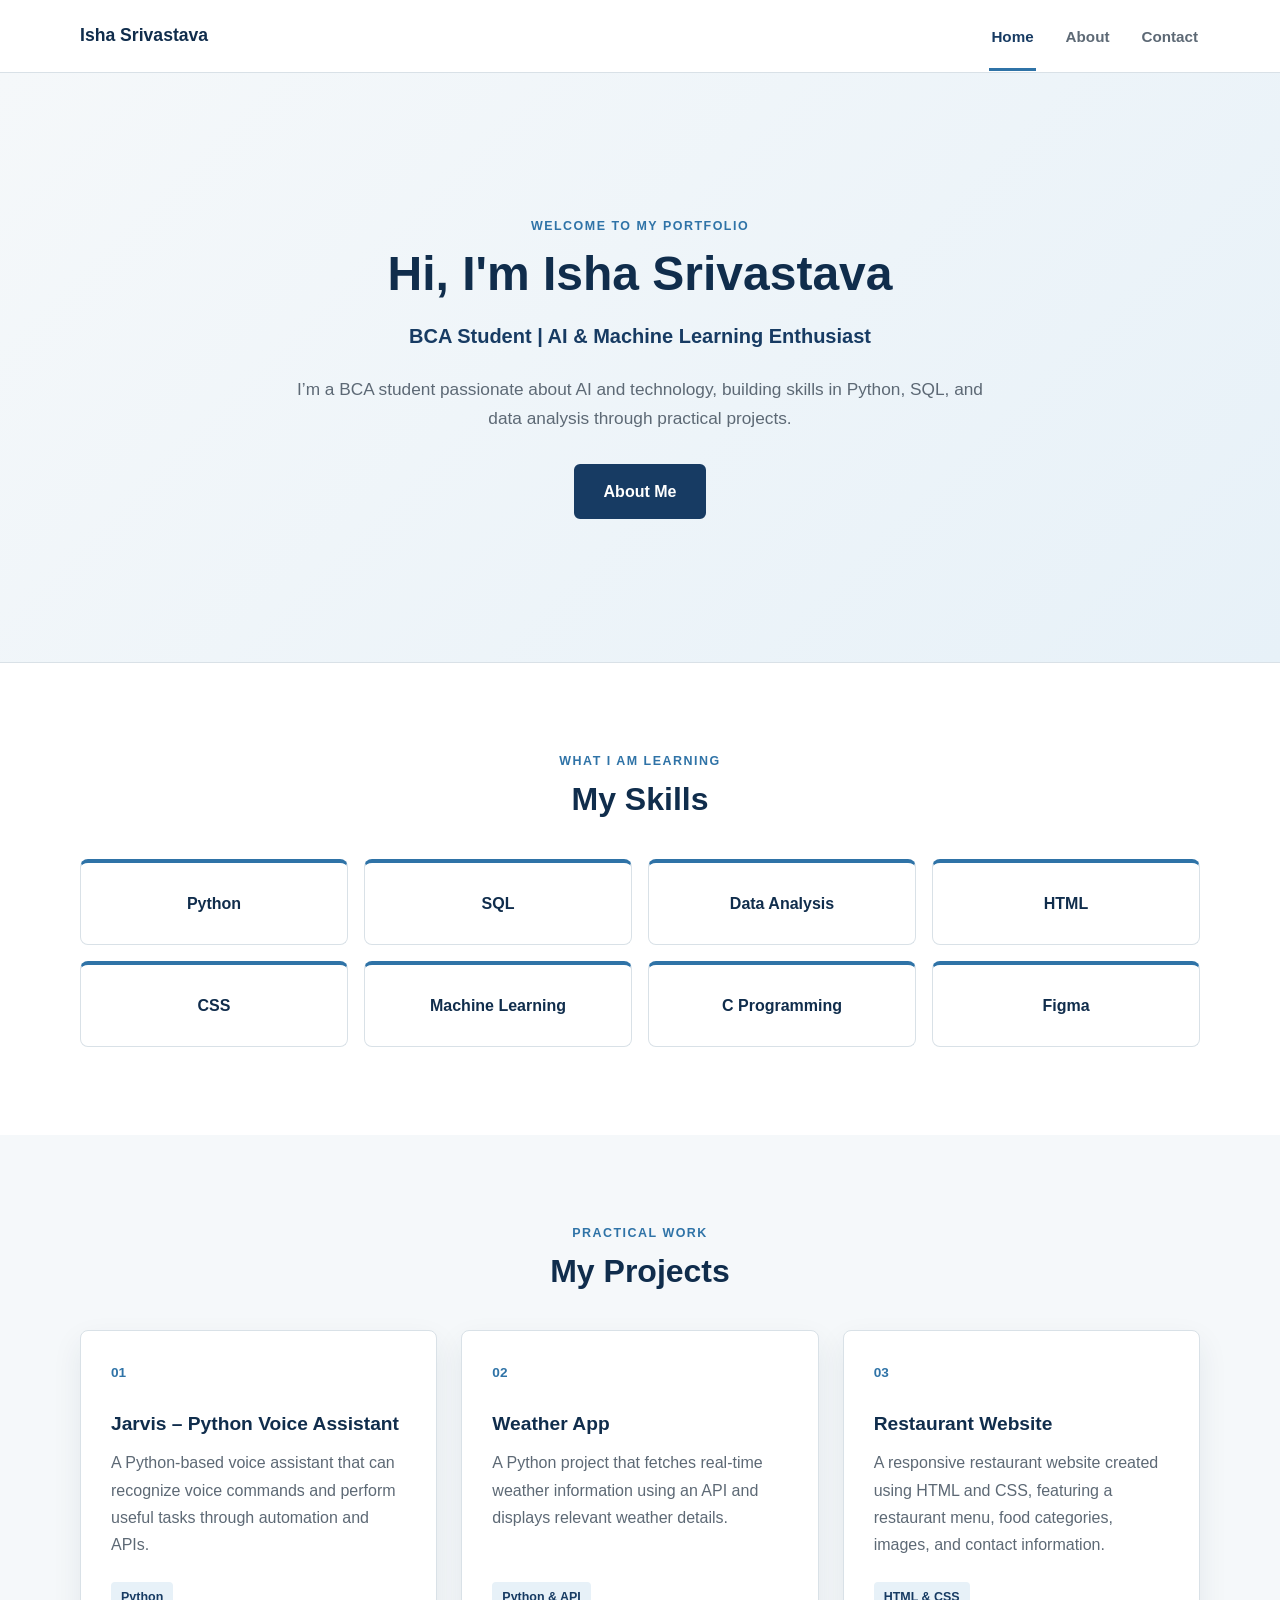
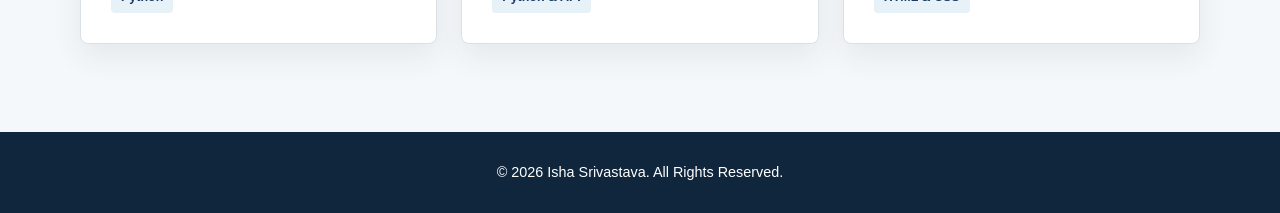
<file: index.html>
<!DOCTYPE html>
<html lang="en">
<head>
  <meta charset="UTF-8">
  <meta name="viewport" content="width=device-width, initial-scale=1.0">
  <meta name="description" content="Isha Srivastava's student portfolio featuring skills and projects in AI, machine learning, and web development.">
  <title>© 2026 Isha Srivastava. All Rights Reserved.</title>
  <link rel="stylesheet" href="style.css">
</head>
<body>
  <header class="site-header">
    <div class="container nav-container">
      <a class="logo" href="index.html">Isha Srivastava</a>
      <nav aria-label="Main navigation">
        <ul class="nav-links">
          <li><a class="active" href="index.html" aria-current="page">Home</a></li>
          <li><a href="about.html">About</a></li>
          <li><a href="contact.html">Contact</a></li>
        </ul>
      </nav>
    </div>
  </header>

  <main>
    <section class="hero">
      <div class="container hero-content">
        <p class="eyebrow">Welcome to my portfolio</p>
        <h1>Hi, I'm Isha Srivastava</h1>
        <p class="hero-subtitle">BCA Student <span aria-hidden="true">|</span> AI &amp; Machine Learning Enthusiast</p>
        <p class="hero-introduction">I’m a BCA student passionate about AI and technology, building skills in Python, SQL, and data analysis through practical projects.</p>
        <a class="button" href="about.html">About Me</a>
      </div>
    </section>

    <section class="section" aria-labelledby="skills-heading">
      <div class="container">
        <div class="section-heading">
          <p class="eyebrow">What I am learning</p>
          <h2 id="skills-heading">My Skills</h2>
        </div>
        <div class="skills-grid">
          <div class="skill-card">Python</div>
          <div class="skill-card">SQL</div>
          <div class="skill-card">Data Analysis</div>
          <div class="skill-card">HTML</div>
          <div class="skill-card">CSS</div>
          <div class="skill-card">Machine Learning</div>
          <div class="skill-card">C Programming</div>
          <div class="skill-card">Figma</div>
        </div>
      </div>
    </section>

    <section class="section section-alt" aria-labelledby="projects-heading">
      <div class="container">
        <div class="section-heading">
          <p class="eyebrow">Practical work</p>
          <h2 id="projects-heading">My Projects</h2>
        </div>
        <div class="projects-grid">
          <article class="project-card">
            <span class="project-number">01</span>
            <h3>Jarvis – Python Voice Assistant</h3>
            <p>A Python-based voice assistant that can recognize voice commands and perform useful tasks through automation and APIs.</p>
            <span class="project-tag">Python</span>
          </article>
          <article class="project-card">
            <span class="project-number">02</span>
            <h3>Weather App</h3>
            <p>A Python project that fetches real-time weather information using an API and displays relevant weather details.</p>
            <span class="project-tag">Python &amp; API</span>
          </article>
          <article class="project-card">
            <span class="project-number">03</span>
            <h3>Restaurant Website</h3>
            <p>A responsive restaurant website created using HTML and CSS, featuring a restaurant menu, food categories, images, and contact information.</p>
            <span class="project-tag">HTML &amp; CSS</span>
          </article>
        </div>
      </div>
    </section>
  </main>

  <footer class="site-footer">
    <div class="container">
      <p>© 2026 Isha Srivastava. All Rights Reserved.</p>
    </div>
  </footer>
</body>
</html>
</file>
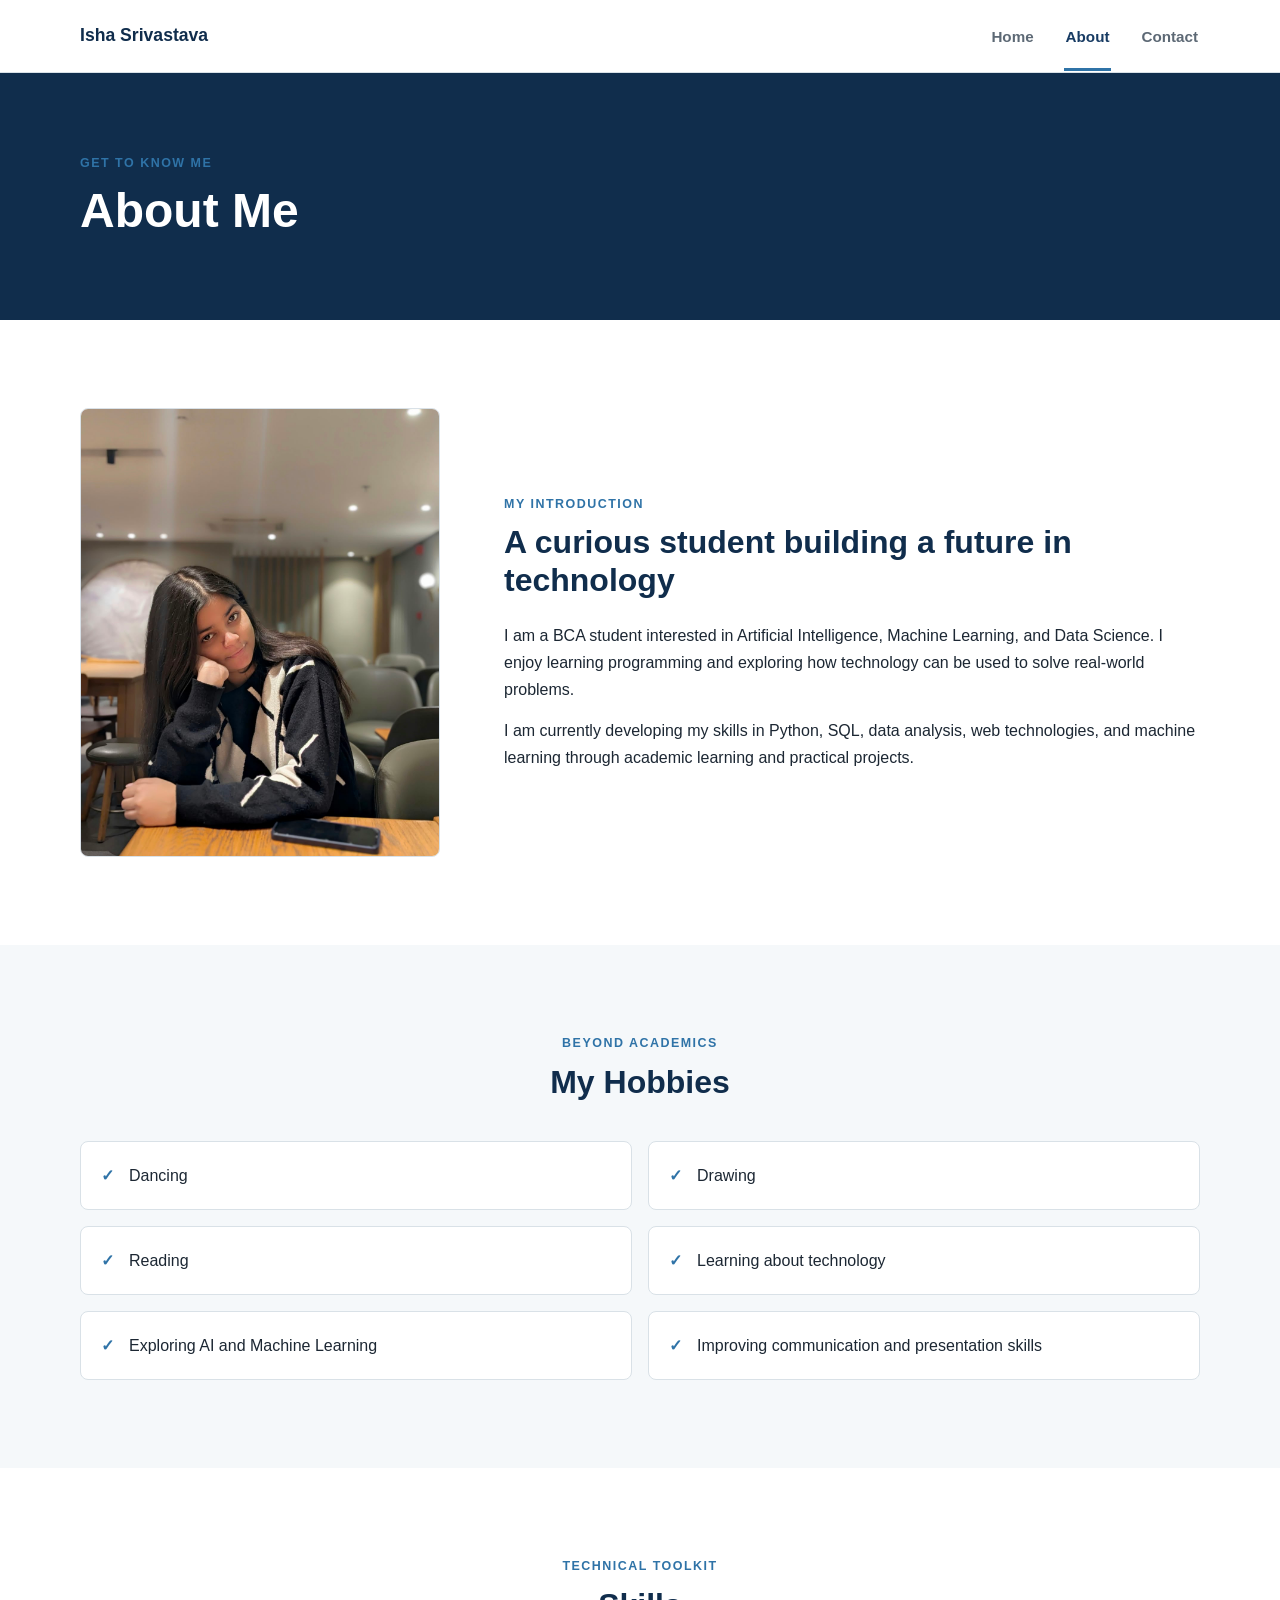
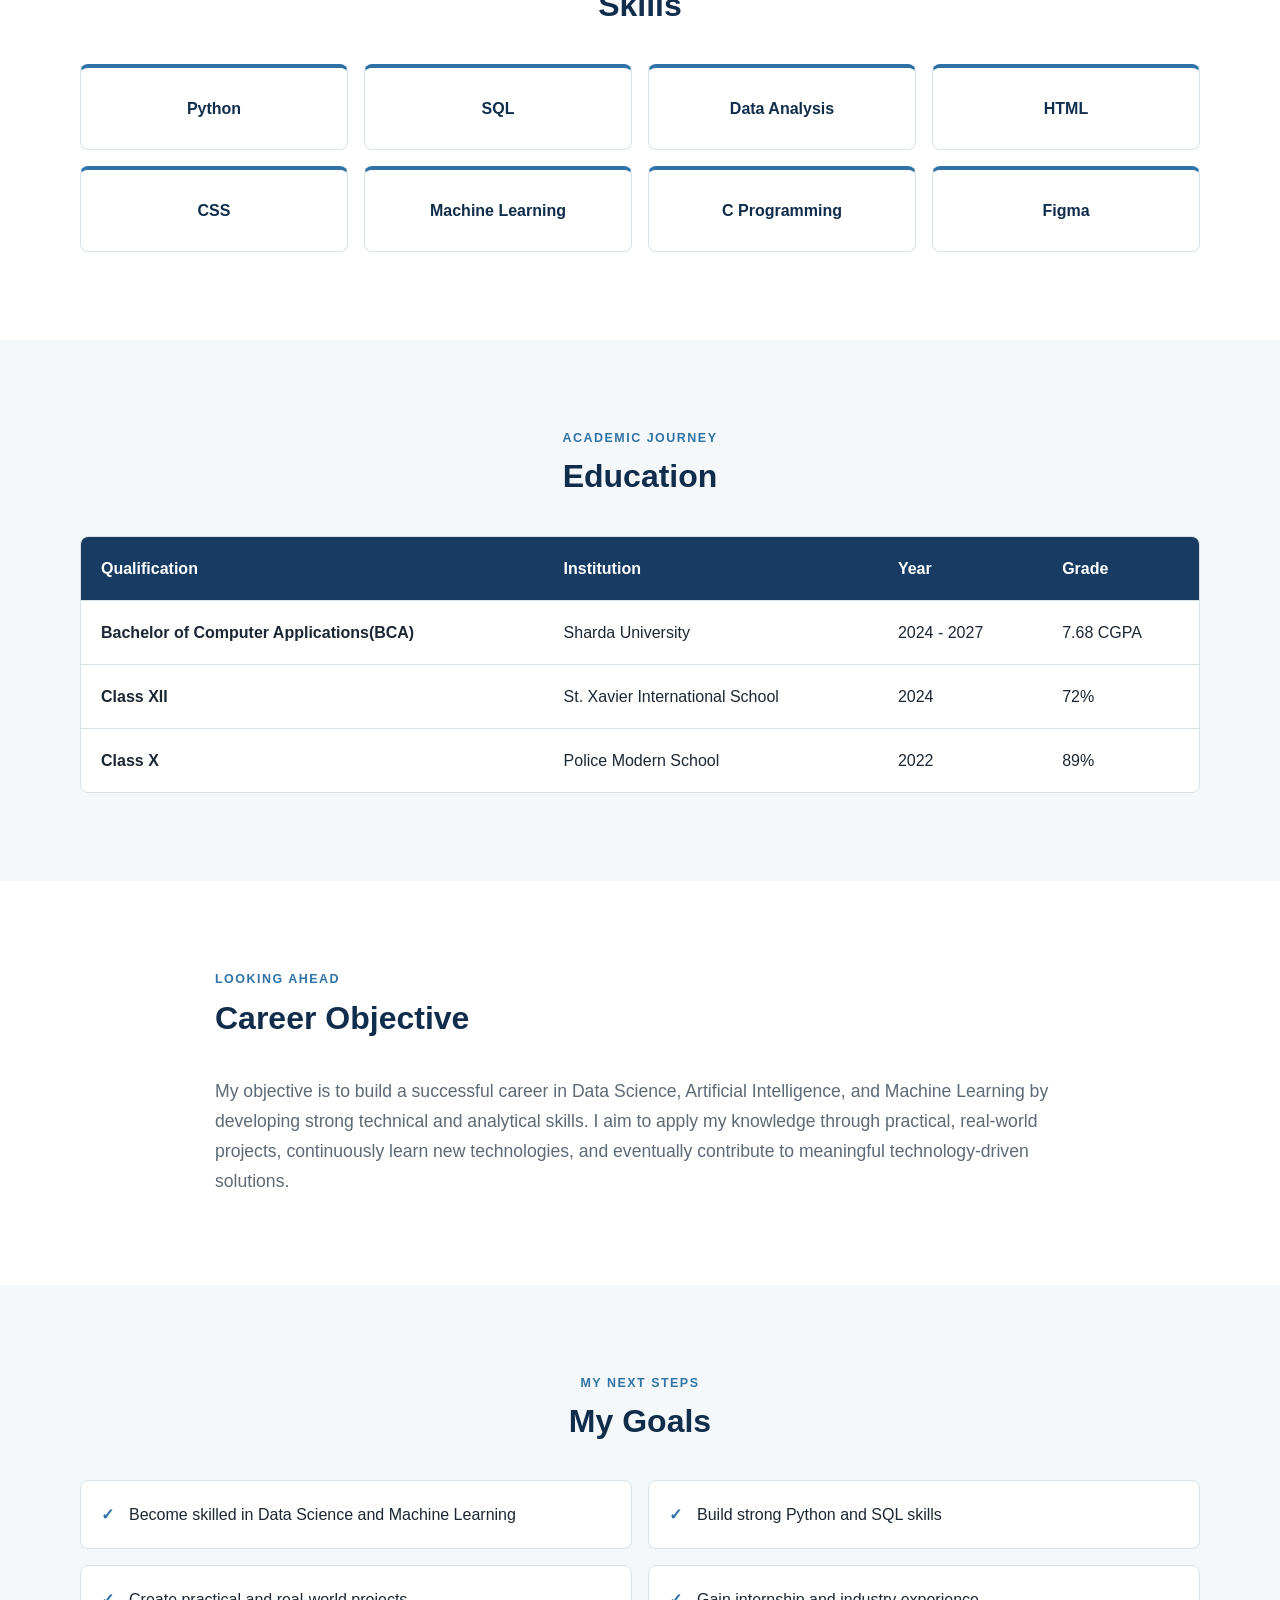
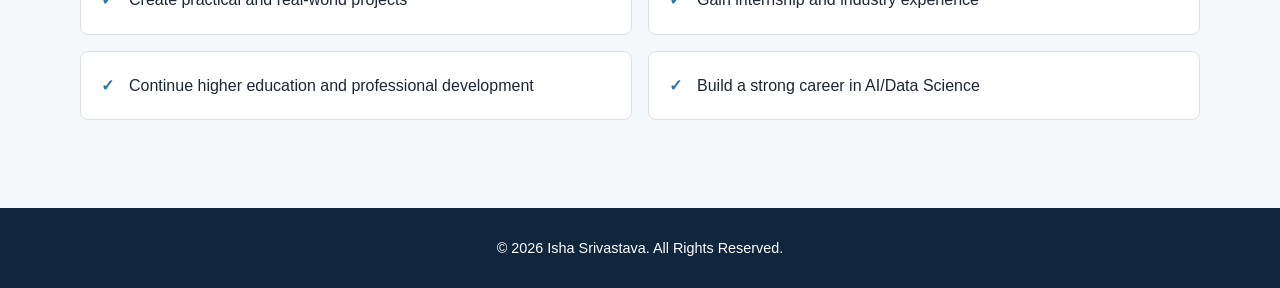
<file: about.html>
<!DOCTYPE html>
<html lang="en">
<head>
  <meta charset="UTF-8">
  <meta name="viewport" content="width=device-width, initial-scale=1.0">
  <meta name="description" content="Learn about Isha Srivastava's education, skills, interests, career objective, and goals in AI and data science.">
  <title>About Me | Isha Srivastava</title>
  <link rel="stylesheet" href="style.css">
</head>
<body>
  <header class="site-header">
    <div class="container nav-container">
      <a class="logo" href="index.html">Isha Srivastava</a>
      <nav aria-label="Main navigation">
        <ul class="nav-links">
          <li><a href="index.html">Home</a></li>
          <li><a class="active" href="about.html" aria-current="page">About</a></li>
          <li><a href="contact.html">Contact</a></li>
        </ul>
      </nav>
    </div>
  </header>

  <main>
    <section class="page-banner">
      <div class="container">
        <p class="eyebrow">Get to know me</p>
        <h1>About Me</h1>
      </div>
    </section>

    <section class="section">
      <div class="container about-layout">
        <figure class="profile-figure">
          <img src="images/profile.jpg" alt="Profile photo placeholder for Isha Srivastava">
          
        </figure>
        <div class="about-copy">
          <p class="eyebrow">My introduction</p>
          <h2>A curious student building a future in technology</h2>
          <p>I am a BCA student interested in Artificial Intelligence, Machine Learning, and Data Science. I enjoy learning programming and exploring how technology can be used to solve real-world problems.</p>
          <p>I am currently developing my skills in Python, SQL, data analysis, web technologies, and machine learning through academic learning and practical projects.</p>
        </div>
      </div>
    </section>

    <section class="section section-alt" aria-labelledby="hobbies-heading">
      <div class="container">
        <div class="section-heading">
          <p class="eyebrow">Beyond academics</p>
          <h2 id="hobbies-heading">My Hobbies</h2>
        </div>
        <ul class="feature-list">
          <li>Dancing</li>
          <li>Drawing</li>
          <li>Reading</li>
          <li>Learning about technology</li>
          <li>Exploring AI and Machine Learning</li>
          <li>Improving communication and presentation skills</li>
        </ul>
      </div>
    </section>

    <section class="section" aria-labelledby="about-skills-heading">
      <div class="container">
        <div class="section-heading">
          <p class="eyebrow">Technical toolkit</p>
          <h2 id="about-skills-heading">Skills</h2>
        </div>
        <div class="skills-grid">
          <div class="skill-card">Python</div>
          <div class="skill-card">SQL</div>
          <div class="skill-card">Data Analysis</div>
          <div class="skill-card">HTML</div>
          <div class="skill-card">CSS</div>
          <div class="skill-card">Machine Learning</div>
          <div class="skill-card">C Programming</div>
          <div class="skill-card">Figma</div>
        </div>
      </div>
    </section>

    <section class="section section-alt" aria-labelledby="education-heading">
      <div class="container">
        <div class="section-heading">
          <p class="eyebrow">Academic journey</p>
          <h2 id="education-heading">Education</h2>
        </div>
        <div class="table-wrapper">
          <table>
            <thead>
              <tr>
                <th scope="col">Qualification</th>
                <th scope="col">Institution</th>
                <th scope="col">Year</th>
                <th scope="col">Grade</th>
              </tr>
            </thead>
            <tbody>
              <tr>
                <th scope="row">Bachelor of Computer Applications(BCA)</th>
                <td>Sharda University</td>
                <td>2024 - 2027</td>
                <td>7.68 CGPA</td>
              </tr>
              <tr>
                <th scope="row">Class XII</th>
                <td>St. Xavier International School</td>
                <td>2024</td>
                <td>72%</td>
              </tr>
              <tr>
                <th scope="row">Class X</th>
                <td>Police Modern School</td>
                <td>2022</td>
                <td>89%</td>
              </tr>
            </tbody>
          </table>
        </div>
      </div>
    </section>

    <section class="section" aria-labelledby="objective-heading">
      <div class="container content-column">
        <div class="section-heading section-heading-left">
          <p class="eyebrow">Looking ahead</p>
          <h2 id="objective-heading">Career Objective</h2>
        </div>
        <p class="lead-text">My objective is to build a successful career in Data Science, Artificial Intelligence, and Machine Learning by developing strong technical and analytical skills. I aim to apply my knowledge through practical, real-world projects, continuously learn new technologies, and eventually contribute to meaningful technology-driven solutions.</p>
      </div>
    </section>

    <section class="section section-alt" aria-labelledby="goals-heading">
      <div class="container">
        <div class="section-heading">
          <p class="eyebrow">My next steps</p>
          <h2 id="goals-heading">My Goals</h2>
        </div>
        <ul class="goals-grid">
          <li>Become skilled in Data Science and Machine Learning</li>
          <li>Build strong Python and SQL skills</li>
          <li>Create practical and real-world projects</li>
          <li>Gain internship and industry experience</li>
          <li>Continue higher education and professional development</li>
          <li>Build a strong career in AI/Data Science</li>
        </ul>
      </div>
    </section>
  </main>

  <footer class="site-footer">
    <div class="container">
      <p>© 2026 Isha Srivastava. All Rights Reserved.</p>
    </div>
  </footer>
</body>
</html>
</file>
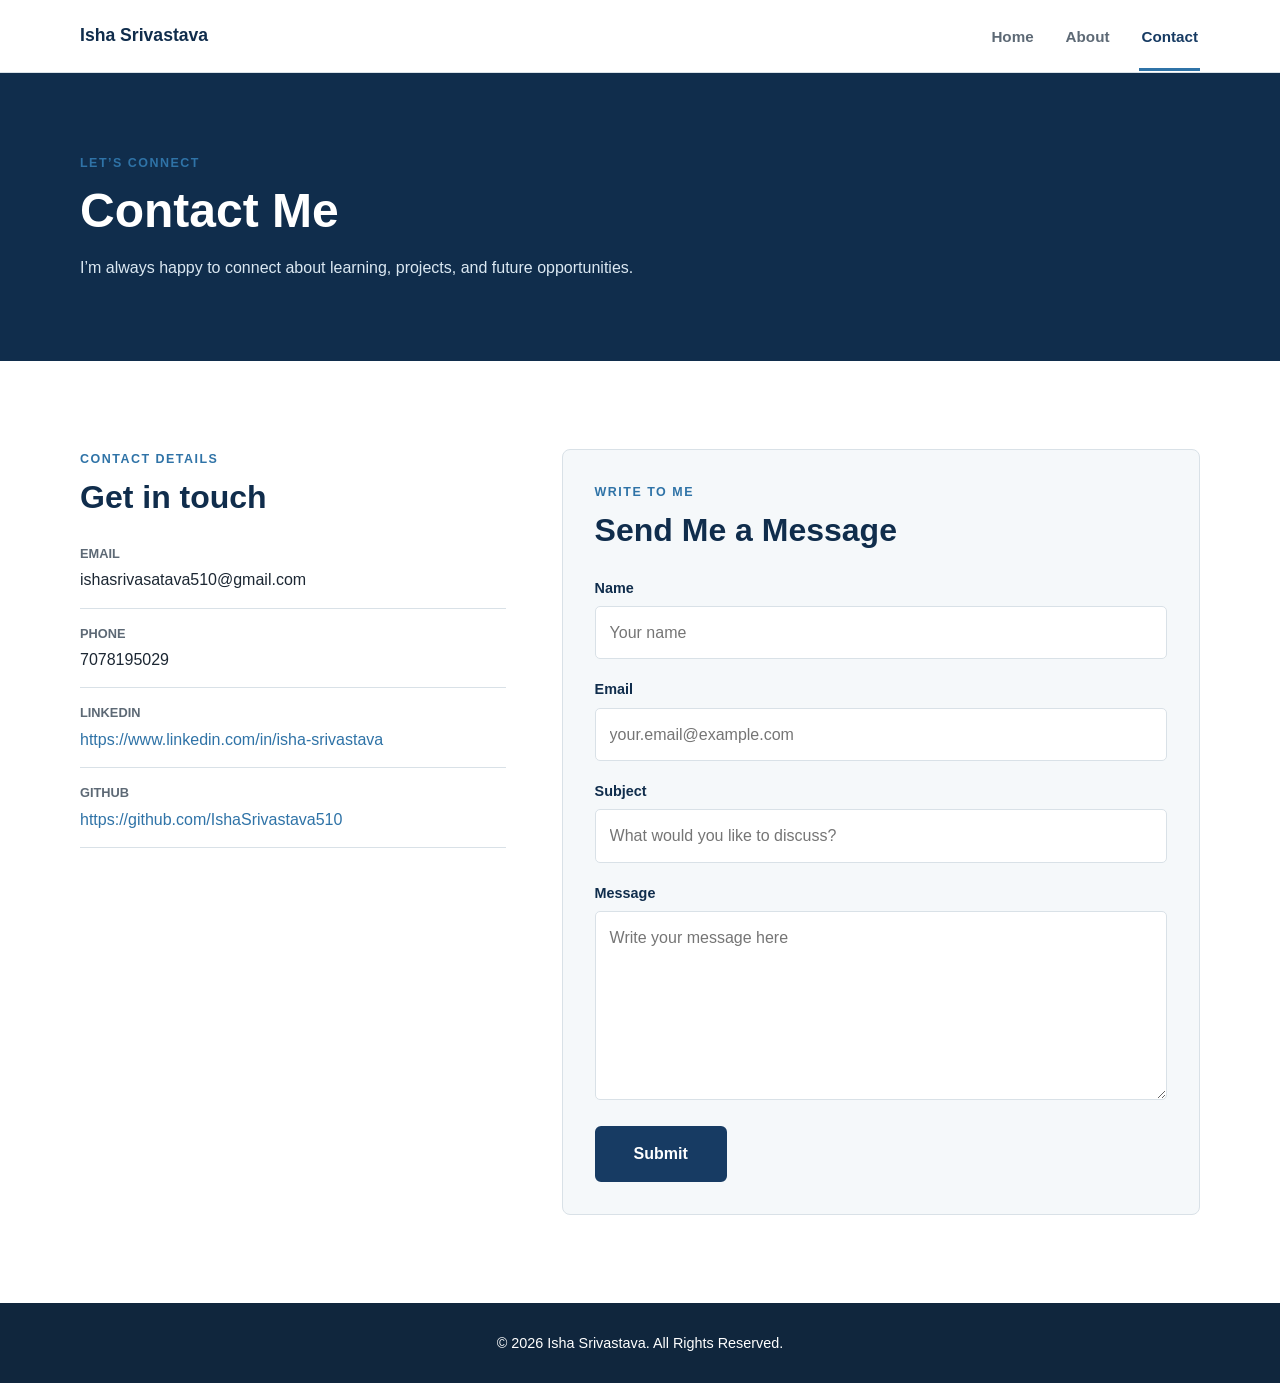
<file: contact.html>
<!DOCTYPE html>
<html lang="en">
<head>
  <meta charset="UTF-8">
  <meta name="viewport" content="width=device-width, initial-scale=1.0">
  <meta name="description" content="Contact Isha Srivastava for opportunities and conversations about AI, machine learning, and technology.">
  <title>Contact Me | Isha Srivastava</title>
  <link rel="stylesheet" href="style.css">
</head>
<body>
  <header class="site-header">
    <div class="container nav-container">
      <a class="logo" href="index.html">Isha Srivastava</a>
      <nav aria-label="Main navigation">
        <ul class="nav-links">
          <li><a href="index.html">Home</a></li>
          <li><a href="about.html">About</a></li>
          <li><a class="active" href="contact.html" aria-current="page">Contact</a></li>
        </ul>
      </nav>
    </div>
  </header>

  <main>
    <section class="page-banner">
      <div class="container">
        <p class="eyebrow">Let’s connect</p>
        <h1>Contact Me</h1>
        <p>I’m always happy to connect about learning, projects, and future opportunities.</p>
      </div>
    </section>

    <section class="section">
      <div class="container contact-layout">
        <section class="contact-details" aria-labelledby="details-heading">
          <p class="eyebrow">Contact details</p>
          <h2 id="details-heading">Get in touch</h2>
          <address>
            <div class="contact-item">
              <span class="contact-label">Email</span>
              <span>ishasrivasatava510@gmail.com</span>
            </div>
            <div class="contact-item">
              <span class="contact-label">Phone</span>
              <span>7078195029</span>
            </div>
            <div class="contact-item">
              <span class="contact-label">LinkedIn</span>
              <a href="https://www.linkedin.com/in/isha-srivastava-8a6b15347">https://www.linkedin.com/in/isha-srivastava</a>
            </div>
            <div class="contact-item">
              <span class="contact-label">GitHub</span>
              <a href="https://github.com/IshaSrivastava510">https://github.com/IshaSrivastava510</a>
            </div>
          </address>
        </section>

        <section class="form-section" aria-labelledby="form-heading">
          <p class="eyebrow">Write to me</p>
          <h2 id="form-heading">Send Me a Message</h2>
          <form>
            <div class="form-group">
              <label for="name">Name</label>
              <input type="text" id="name" name="name" placeholder="Your name">
            </div>
            <div class="form-group">
              <label for="email">Email</label>
              <input type="email" id="email" name="email" placeholder="your.email@example.com">
            </div>
            <div class="form-group">
              <label for="subject">Subject</label>
              <input type="text" id="subject" name="subject" placeholder="What would you like to discuss?">
            </div>
            <div class="form-group">
              <label for="message">Message</label>
              <textarea id="message" name="message" rows="6" placeholder="Write your message here"></textarea>
            </div>
            <button class="button" type="button">Submit</button>
            
          </form>
        </section>
      </div>
    </section>
  </main>

  <footer class="site-footer">
    <div class="container">
      <p>© 2026 Isha Srivastava. All Rights Reserved.</p>
    </div>
  </footer>
</body>
</html>
</file>
<file: style.css>
/* ---------------------------------
   1. Design variables and reset
---------------------------------- */
:root {
  --color-primary: #173b63;
  --color-primary-dark: #102d4c;
  --color-accent: #2f73a7;
  --color-accent-light: #e7f1f8;
  --color-background: #ffffff;
  --color-surface: #f5f8fa;
  --color-text: #1c2733;
  --color-text-soft: #5d6975;
  --color-border: #d9e1e7;
  --color-footer: #10263d;
  --shadow-card: 0 12px 30px rgba(20, 49, 78, 0.08);
  --radius: 8px;
  --max-width: 1120px;
}

* {
  box-sizing: border-box;
  margin: 0;
  padding: 0;
}

html {
  scroll-behavior: smooth;
}

body {
  background: var(--color-background);
  color: var(--color-text);
  font-family: Arial, Helvetica, sans-serif;
  font-size: 16px;
  line-height: 1.7;
  animation: fade-in 0.6s ease-out;
}

img {
  display: block;
  max-width: 100%;
}

a {
  color: var(--color-accent);
  text-decoration: none;
}

a:hover,
a:focus {
  color: var(--color-primary-dark);
}

h1,
h2,
h3 {
  color: var(--color-primary-dark);
  line-height: 1.2;
}

h1 {
  font-size: 3rem;
}

h2 {
  font-size: 2rem;
}

h3 {
  font-size: 1.2rem;
}

.container {
  width: min(100% - 40px, var(--max-width));
  margin-inline: auto;
}

/* ---------------------------------
   2. Header and navigation
---------------------------------- */
.site-header {
  position: sticky;
  top: 0;
  z-index: 10;
  background: rgba(255, 255, 255, 0.97);
  border-bottom: 1px solid var(--color-border);
}

.nav-container {
  min-height: 72px;
  display: flex;
  align-items: center;
  justify-content: space-between;
  gap: 32px;
}

.logo {
  color: var(--color-primary-dark);
  font-size: 1.1rem;
  font-weight: 700;
  transition: color 0.25s ease, transform 0.2s ease;
}

.logo:hover,
.logo:focus {
  color: var(--color-accent);
  transform: translateY(-1px);
}

.nav-links {
  display: flex;
  gap: 28px;
  list-style: none;
}

.nav-links a {
  display: block;
  padding: 23px 2px 19px;
  color: var(--color-text-soft);
  border-bottom: 3px solid transparent;
  font-size: 0.95rem;
  font-weight: 600;
  transition: color 0.25s ease, border-bottom-color 0.25s ease;
}

.nav-links a:hover,
.nav-links a:focus,
.nav-links a.active {
  color: var(--color-primary);
  border-bottom-color: var(--color-accent);
}

/* ---------------------------------
   3. Shared sections and buttons
---------------------------------- */
.section {
  padding: 88px 0;
}

.section-alt {
  background: var(--color-surface);
}

.section-heading {
  max-width: 650px;
  margin: 0 auto 40px;
  text-align: center;
}

.section-heading-left {
  margin-inline: 0;
  text-align: left;
}

.eyebrow {
  margin-bottom: 8px;
  color: var(--color-accent);
  font-size: 0.78rem;
  font-weight: 700;
  letter-spacing: 0.12em;
  text-transform: uppercase;
}

.button {
  display: inline-block;
  min-width: 132px;
  padding: 12px 22px;
  background: var(--color-primary);
  color: #ffffff;
  border: 2px solid var(--color-primary);
  border-radius: 6px;
  font: inherit;
  font-weight: 700;
  text-align: center;
  cursor: pointer;
  transition: background 0.25s ease, border-color 0.25s ease, transform 0.2s ease, box-shadow 0.25s ease;
}

.button:hover,
.button:focus {
  background: var(--color-primary-dark);
  border-color: var(--color-primary-dark);
  color: #ffffff;
  transform: translateY(-2px);
  box-shadow: 0 8px 18px rgba(16, 45, 76, 0.18);
}

/* ---------------------------------
   4. Home page
---------------------------------- */
.hero {
  min-height: 590px;
  display: grid;
  place-items: center;
  background: linear-gradient(135deg, var(--color-surface) 0%, var(--color-accent-light) 100%);
  border-bottom: 1px solid var(--color-border);
}

.hero-content {
  max-width: 850px;
  padding-block: 90px;
  text-align: center;
}

.hero h1 {
  margin-bottom: 16px;
}

.hero-subtitle {
  margin-bottom: 22px;
  color: var(--color-primary);
  font-size: 1.25rem;
  font-weight: 600;
}

.hero-introduction {
  max-width: 690px;
  margin: 0 auto 30px;
  color: var(--color-text-soft);
  font-size: 1.08rem;
}

.skills-grid {
  display: grid;
  grid-template-columns: repeat(4, 1fr);
  gap: 16px;
}

.skill-card {
  min-height: 86px;
  display: grid;
  place-items: center;
  padding: 18px;
  background: var(--color-background);
  border: 1px solid var(--color-border);
  border-top: 4px solid var(--color-accent);
  border-radius: var(--radius);
  color: var(--color-primary-dark);
  font-weight: 700;
  text-align: center;
  transition: transform 0.25s ease, box-shadow 0.25s ease, border-color 0.25s ease;
}

.skill-card:hover {
  transform: translateY(-5px);
  box-shadow: 0 12px 24px rgba(20, 49, 78, 0.12);
  border-color: var(--color-accent);
}

.projects-grid {
  display: grid;
  grid-template-columns: repeat(3, 1fr);
  gap: 24px;
}

.project-card {
  display: flex;
  flex-direction: column;
  min-height: 310px;
  padding: 30px;
  background: var(--color-background);
  border: 1px solid var(--color-border);
  border-radius: var(--radius);
  box-shadow: var(--shadow-card);
  transition: transform 0.3s ease, box-shadow 0.3s ease, border-color 0.25s ease;
}

.project-card:hover {
  transform: translateY(-6px);
  box-shadow: 0 20px 40px rgba(20, 49, 78, 0.14);
  border-color: var(--color-accent);
}

.project-number {
  margin-bottom: 28px;
  color: var(--color-accent);
  font-size: 0.85rem;
  font-weight: 700;
  transition: color 0.25s ease;
}

.project-card:hover .project-number {
  color: var(--color-primary);
}

.project-card h3 {
  margin-bottom: 14px;
  transition: color 0.25s ease;
}

.project-card:hover h3 {
  color: var(--color-primary);
}

.project-card p {
  margin-bottom: 24px;
  color: var(--color-text-soft);
}

.project-tag {
  align-self: flex-start;
  margin-top: auto;
  padding: 5px 10px;
  background: var(--color-accent-light);
  border-radius: 4px;
  color: var(--color-primary);
  font-size: 0.78rem;
  font-weight: 700;
  transition: background 0.25s ease, color 0.25s ease;
}

.project-card:hover .project-tag {
  background: var(--color-accent);
  color: #ffffff;
}

/* ---------------------------------
   5. About page
---------------------------------- */
.page-banner {
  padding: 80px 0;
  background: var(--color-primary-dark);
}

.page-banner h1,
.page-banner p:not(.eyebrow) {
  color: #ffffff;
}

.page-banner p:not(.eyebrow) {
  max-width: 650px;
  margin-top: 14px;
  color: #dbe8f2;
}

.about-layout {
  display: grid;
  grid-template-columns: minmax(260px, 360px) 1fr;
  align-items: center;
  gap: 64px;
}

.profile-figure {
  overflow: hidden;
  background: var(--color-surface);
  border: 1px solid var(--color-border);
  border-radius: var(--radius);
  transition: transform 0.3s ease, box-shadow 0.3s ease;
}

.profile-figure:hover {
  transform: translateY(-4px);
  box-shadow: 0 16px 32px rgba(20, 49, 78, 0.12);
}

.profile-figure img {
  width: 100%;
  aspect-ratio: 4 / 5;
  object-fit: cover;
  transition: transform 0.4s ease;
}

.profile-figure:hover img {
  transform: scale(1.03);
}

.profile-figure figcaption {
  padding: 12px 16px;
  color: var(--color-text-soft);
  font-size: 0.8rem;
  text-align: center;
}

.about-copy h2 {
  margin-bottom: 22px;
}

.about-copy p:not(.eyebrow) + p {
  margin-top: 14px;
}

.feature-list,
.goals-grid {
  display: grid;
  grid-template-columns: repeat(2, 1fr);
  gap: 16px;
  list-style: none;
}

.feature-list li,
.goals-grid li {
  position: relative;
  padding: 20px 20px 20px 48px;
  background: var(--color-background);
  border: 1px solid var(--color-border);
  border-radius: var(--radius);
  transition: transform 0.25s ease, box-shadow 0.25s ease, border-color 0.25s ease;
}

.feature-list li:hover,
.goals-grid li:hover {
  transform: translateY(-4px);
  box-shadow: 0 10px 22px rgba(20, 49, 78, 0.1);
  border-color: var(--color-accent);
}

.feature-list li::before,
.goals-grid li::before {
  content: "✓";
  position: absolute;
  left: 20px;
  color: var(--color-accent);
  font-weight: 700;
  transition: transform 0.25s ease;
}

.feature-list li:hover::before,
.goals-grid li:hover::before {
  transform: scale(1.2);
}

.table-wrapper {
  overflow-x: auto;
  border: 1px solid var(--color-border);
  border-radius: var(--radius);
}

table {
  width: 100%;
  min-width: 700px;
  border-collapse: collapse;
  background: var(--color-background);
  text-align: left;
}

th,
td {
  padding: 18px 20px;
  border-bottom: 1px solid var(--color-border);
}

thead {
  background: var(--color-primary);
  color: #ffffff;
}

thead th {
  color: #ffffff;
}

tbody tr:last-child th,
tbody tr:last-child td {
  border-bottom: 0;
}

tbody tr {
  transition: background 0.25s ease;
}

tbody tr:hover {
  background: var(--color-accent-light);
}

.content-column {
  max-width: 850px;
}

.lead-text {
  color: var(--color-text-soft);
  font-size: 1.1rem;
}

/* ---------------------------------
   6. Contact page and form
---------------------------------- */
.contact-layout {
  display: grid;
  grid-template-columns: 0.8fr 1.2fr;
  gap: 56px;
}

.contact-details h2,
.form-section h2 {
  margin-bottom: 26px;
}

.contact-details address {
  display: grid;
  gap: 14px;
  font-style: normal;
}

.contact-item {
  display: grid;
  gap: 2px;
  padding-bottom: 14px;
  border-bottom: 1px solid var(--color-border);
  transition: transform 0.25s ease, border-color 0.25s ease;
}

.contact-item:hover {
  transform: translateX(4px);
  border-bottom-color: var(--color-accent);
}

.contact-label {
  color: var(--color-text-soft);
  font-size: 0.8rem;
  font-weight: 700;
  text-transform: uppercase;
  transition: color 0.25s ease;
}

.contact-item:hover .contact-label {
  color: var(--color-accent);
}

.form-section {
  padding: 32px;
  background: var(--color-surface);
  border: 1px solid var(--color-border);
  border-radius: var(--radius);
}

.form-group {
  margin-bottom: 18px;
}

label {
  display: block;
  margin-bottom: 6px;
  color: var(--color-primary-dark);
  font-size: 0.9rem;
  font-weight: 700;
}

input,
textarea {
  width: 100%;
  padding: 12px 14px;
  background: var(--color-background);
  color: var(--color-text);
  border: 1px solid var(--color-border);
  border-radius: 5px;
  font: inherit;
  transition: border-color 0.25s ease, box-shadow 0.25s ease, transform 0.2s ease;
}

textarea {
  min-height: 150px;
  resize: vertical;
}

input:hover,
textarea:hover {
  border-color: var(--color-accent);
}

input:focus,
textarea:focus {
  outline: 3px solid var(--color-accent-light);
  border-color: var(--color-accent);
  box-shadow: 0 0 0 4px var(--color-accent-light);
  transform: translateY(-1px);
}

.form-note {
  display: inline-block;
  margin-left: 12px;
  color: var(--color-text-soft);
  font-size: 0.8rem;
}

/* ---------------------------------
   7. Footer
---------------------------------- */
.site-footer {
  padding: 28px 0;
  background: var(--color-footer);
  color: #ffffff;
  text-align: center;
}

.site-footer p {
  font-size: 0.9rem;
}

/* ---------------------------------
   8. Responsive design
---------------------------------- */
@media (max-width: 900px) {
  h1 {
    font-size: 2.5rem;
  }

  .skills-grid {
    grid-template-columns: repeat(3, 1fr);
  }

  .projects-grid {
    grid-template-columns: 1fr;
  }

  .project-card {
    min-height: auto;
  }

  .about-layout,
  .contact-layout {
    grid-template-columns: 1fr;
  }

  .profile-figure {
    max-width: 380px;
  }
}

@media (max-width: 640px) {
  h1 {
    font-size: 2.1rem;
  }

  h2 {
    font-size: 1.7rem;
  }

  .container {
    width: min(100% - 28px, var(--max-width));
  }

  .section {
    padding: 64px 0;
  }

  .nav-container {
    min-height: auto;
    flex-direction: column;
    gap: 8px;
    padding-top: 14px;
  }

  .nav-links {
    gap: 20px;
  }

  .nav-links a {
    padding: 8px 2px 11px;
  }

  .hero {
    min-height: 520px;
  }

  .hero-content {
    padding-block: 70px;
  }

  .hero-subtitle span {
    display: none;
  }

  .hero-subtitle {
    max-width: 320px;
    margin-inline: auto;
  }

  .skills-grid,
  .feature-list,
  .goals-grid {
    grid-template-columns: 1fr;
  }

  .about-layout {
    gap: 36px;
  }

  .page-banner {
    padding: 56px 0;
  }

  .form-section {
    padding: 24px 18px;
  }

  .form-note {
    display: block;
    margin: 10px 0 0;
  }
}

/* ---------------------------------
   9. Basic animations
---------------------------------- */
@keyframes fade-in {
  0% {
    opacity: 0;
    transform: translateY(10px);
  }
  100% {
    opacity: 1;
    transform: translateY(0);
  }
}

@keyframes slide-up {
  0% {
    opacity: 0;
    transform: translateY(30px);
  }
  100% {
    opacity: 1;
    transform: translateY(0);
  }
}

.section {
  animation: slide-up 0.7s ease-out;
}

.page-banner {
  animation: fade-in 0.6s ease-out;
}
</file>
